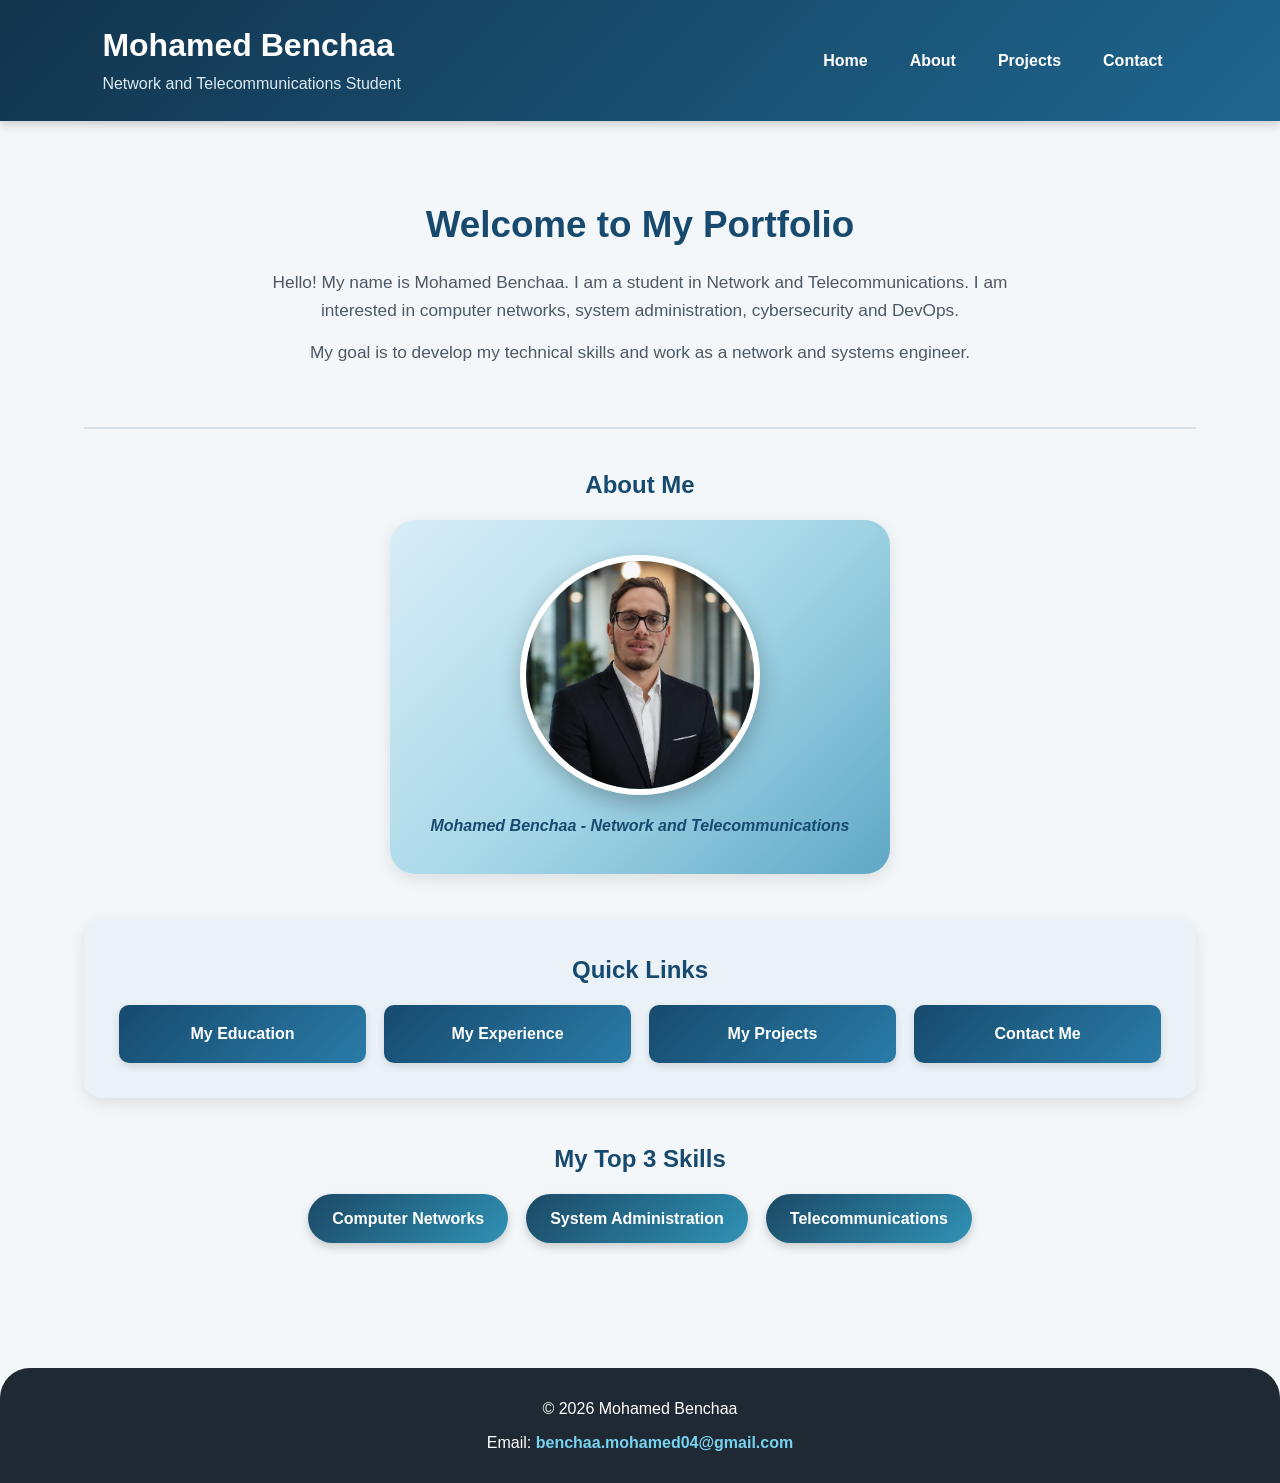
<file: index.html>
<!DOCTYPE html>
<html lang="en">

<head>
    <meta charset="utf-8">

    <meta name="viewport"
          content="width=device-width, initial-scale=1.0">

    <meta name="description"
          content="Personal portfolio of a Network and Telecommunications student.">

    <meta name="author"
          content="Mohamed Benchaa">

    <title>Mohamed Benchaa - Portfolio</title>

    <link rel="icon"
          href="assets/icons/favicon.ico">

    <link rel="stylesheet"
          href="css/styles.css">
</head>

<body>

    <header class="site-header">

        <div class="header-title">
            <h1>Mohamed Benchaa</h1>

            <p>Network and Telecommunications Student</p>
        </div>

        <nav class="main-nav">

            <ul class="nav-list">

                <li>
                    <a href="index.html">Home</a>
                </li>

                <li>
                    <a href="about.html">About</a>
                </li>

                <li>
                    <a href="projects.html">Projects</a>
                </li>

                <li>
                    <a href="contact.html">Contact</a>
                </li>

            </ul>

        </nav>

    </header>


    <main class="main-container">


        <!-- INTRODUCTION -->

        <section id="introduction"
                 class="intro-section">

            <h2>Welcome to My Portfolio</h2>

            <p>
                Hello! My name is Mohamed Benchaa. I am a student in
                Network and Telecommunications. I am interested in
                computer networks, system administration,
                cybersecurity and DevOps.
            </p>

            <p>
                My goal is to develop my technical skills and work
                as a network and systems engineer.
            </p>

        </section>


        <!-- PROFILE -->

        <section id="profile"
                 class="profile-section">

            <h2>About Me</h2>

            <figure class="profile-figure">

                <img src="Mohamed.png"
                     alt="Profile photo of Mohamed Benchaa"
                     class="profile-image">

                <figcaption>
                    Mohamed Benchaa - Network and Telecommunications
                </figcaption>

            </figure>

        </section>


        <!-- QUICK LINKS -->

        <section id="quick-links"
                 class="quick-links-section">

            <h2>Quick Links</h2>

            <ul class="quick-links-grid">

                <li>
                    <a href="about.html#education">
                        My Education
                    </a>
                </li>

                <li>
                    <a href="about.html#experience">
                        My Experience
                    </a>
                </li>

                <li>
                    <a href="projects.html">
                        My Projects
                    </a>
                </li>

                <li>
                    <a href="contact.html">
                        Contact Me
                    </a>
                </li>

            </ul>

        </section>


        <!-- SKILLS -->

        <section id="skills"
                 class="skills-section">

            <h2>My Top 3 Skills</h2>

            <ul class="skills-list">

                <li>Computer Networks</li>

                <li>System Administration</li>

                <li>Telecommunications</li>

            </ul>

        </section>


    </main>


    <footer class="site-footer">

        <p>
            &copy; 2026 Mohamed Benchaa
        </p>

        <p>
            Email:
            <a href="mailto:benchaa.mohamed04@gmail.com">
                benchaa.mohamed04@gmail.com
            </a>
        </p>

    </footer>

</body>

</html>
</file>
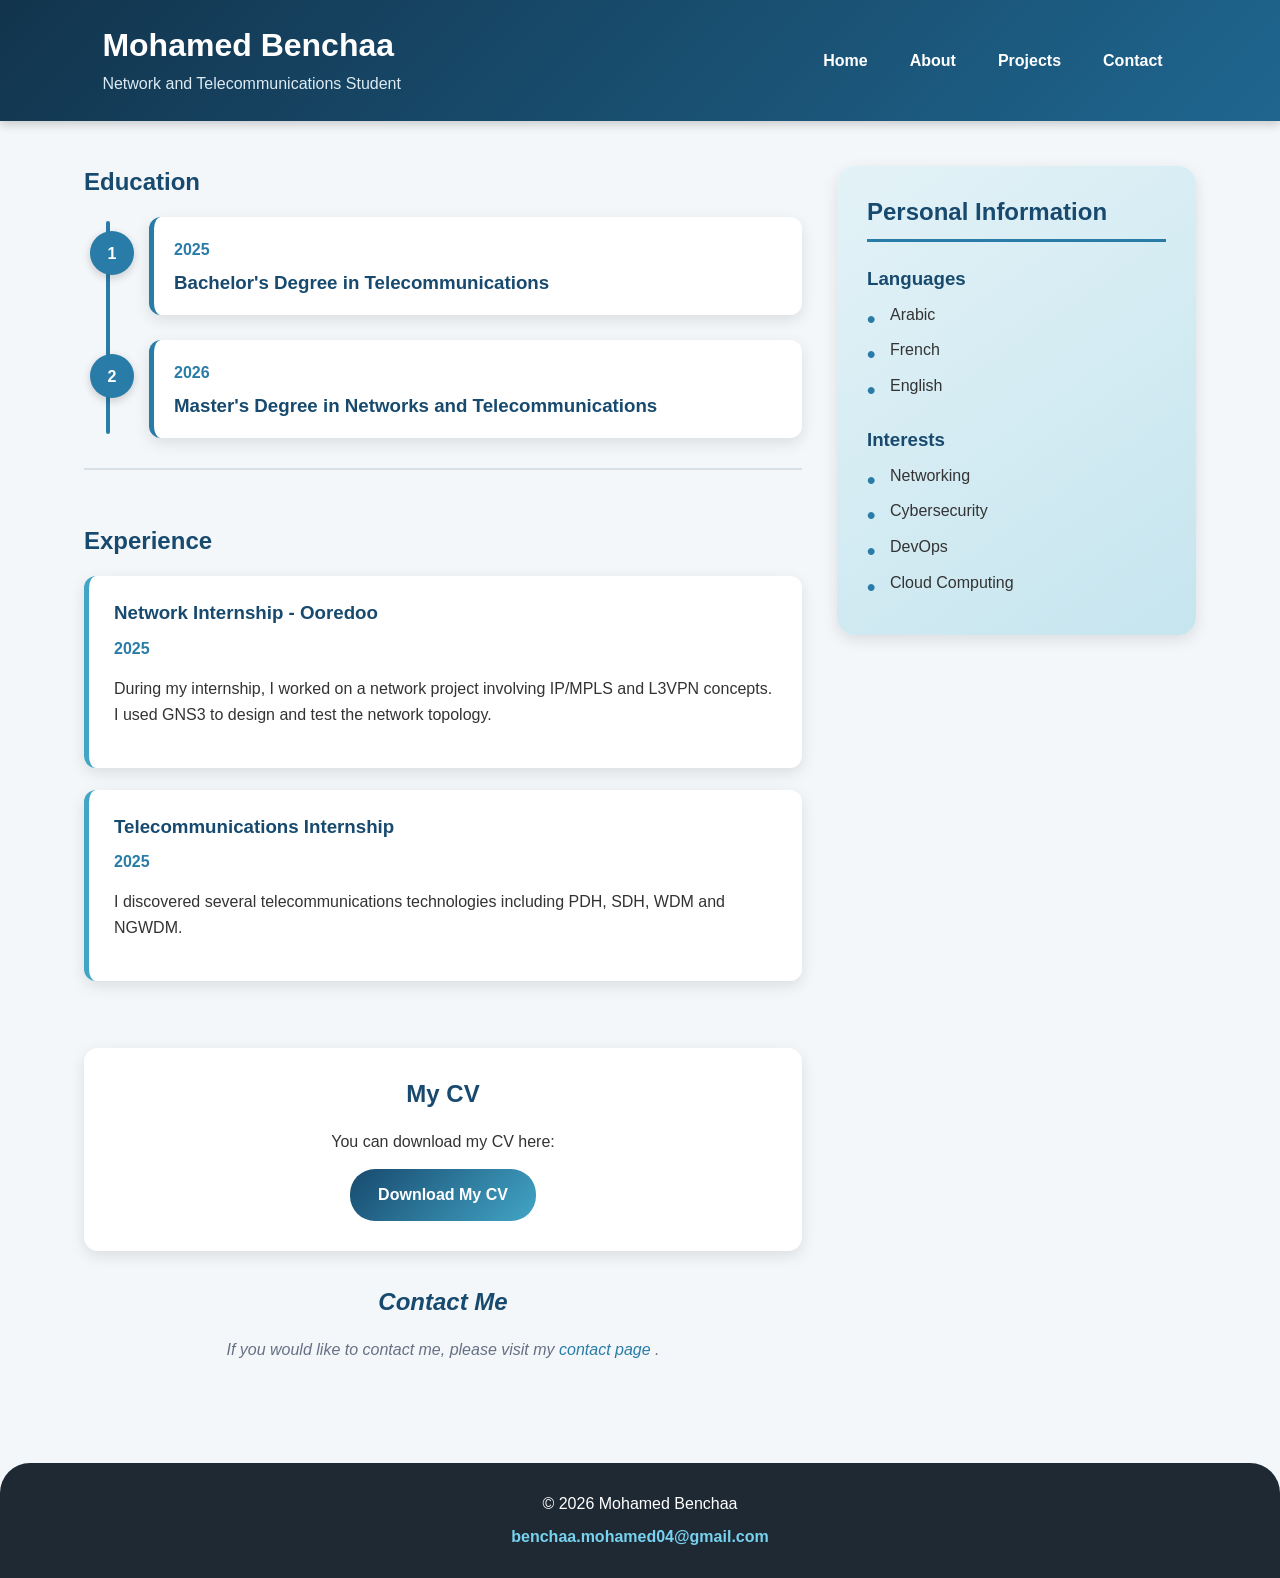
<file: about.html>
<!DOCTYPE html>
<html lang="en">

<head>

    <meta charset="utf-8">

    <meta name="viewport"
          content="width=device-width, initial-scale=1.0">

    <meta name="description"
          content="Education and experience of Mohamed Benchaa.">

    <meta name="author"
          content="Mohamed Benchaa">

    <title>About - Mohamed Benchaa</title>

    <link rel="icon"
          href="assets/icons/favicon.ico">

    <link rel="stylesheet"
          href="css/styles.css">

</head>


<body>


    <header class="site-header">

        <div class="header-title">

            <h1>Mohamed Benchaa</h1>

            <p>Network and Telecommunications Student</p>

        </div>


        <nav class="main-nav">

            <ul class="nav-list">

                <li>
                    <a href="index.html">Home</a>
                </li>

                <li>
                    <a href="about.html">About</a>
                </li>

                <li>
                    <a href="projects.html">Projects</a>
                </li>

                <li>
                    <a href="contact.html">Contact</a>
                </li>

            </ul>

        </nav>

    </header>


    <main class="main-container about-layout">


        <!-- EDUCATION -->

        <section id="education"
                 class="education-section">

            <h2>Education</h2>

            <ol class="education-timeline">

                <li class="education-item">

                    <time datetime="2025">
                        2025
                    </time>

                    <h3>
                        Bachelor's Degree in Telecommunications
                    </h3>

                </li>


                <li class="education-item">

                    <time datetime="2026">
                        2026
                    </time>

                    <h3>
                        Master's Degree in Networks and Telecommunications
                    </h3>

                </li>

            </ol>

        </section>


        <!-- EXPERIENCE -->

        <section id="experience"
                 class="experience-section">

            <h2>Experience</h2>


            <article class="experience-card">

                <h3>
                    Network Internship - Ooredoo
                </h3>

                <p class="experience-date">

                    <time datetime="2025">
                        2025
                    </time>

                </p>

                <p>
                    During my internship, I worked on a network
                    project involving IP/MPLS and L3VPN concepts.
                    I used GNS3 to design and test the network
                    topology.
                </p>

            </article>


            <article class="experience-card">

                <h3>
                    Telecommunications Internship
                </h3>

                <p class="experience-date">

                    <time datetime="2025">
                        2025
                    </time>

                </p>

                <p>
                    I discovered several telecommunications
                    technologies including PDH, SDH, WDM and
                    NGWDM.
                </p>

            </article>

        </section>


        <!-- SIDEBAR -->

        <aside class="info-sidebar">

            <h2>
                Personal Information
            </h2>


            <section>

                <h3>Languages</h3>

                <ul>

                    <li>Arabic</li>

                    <li>French</li>

                    <li>English</li>

                </ul>

            </section>


            <section>

                <h3>Interests</h3>

                <ul>

                    <li>Networking</li>

                    <li>Cybersecurity</li>

                    <li>DevOps</li>

                    <li>Cloud Computing</li>

                </ul>

            </section>

        </aside>


        <!-- CV -->

        <section class="action-section">

            <h2>My CV</h2>

            <p>
                You can download my CV here:
            </p>

            <a href="CV_Benchaa_Mohamed_ATS.pdf"
               download
               class="download-button">

                Download My CV

            </a>

        </section>


        <!-- CONTACT PROMPT -->

        <section class="contact-prompt">

            <h2>Contact Me</h2>

            <p>
                If you would like to contact me,
                please visit my
                <a href="contact.html">
                    contact page
                </a>.
            </p>

        </section>


    </main>


    <footer class="site-footer">

        <p>
            &copy; 2026 Mohamed Benchaa
        </p>

        <p>

            <a href="mailto:benchaa.mohamed04@gmail.com">

                benchaa.mohamed04@gmail.com

            </a>

        </p>

    </footer>


</body>

</html>
</file>
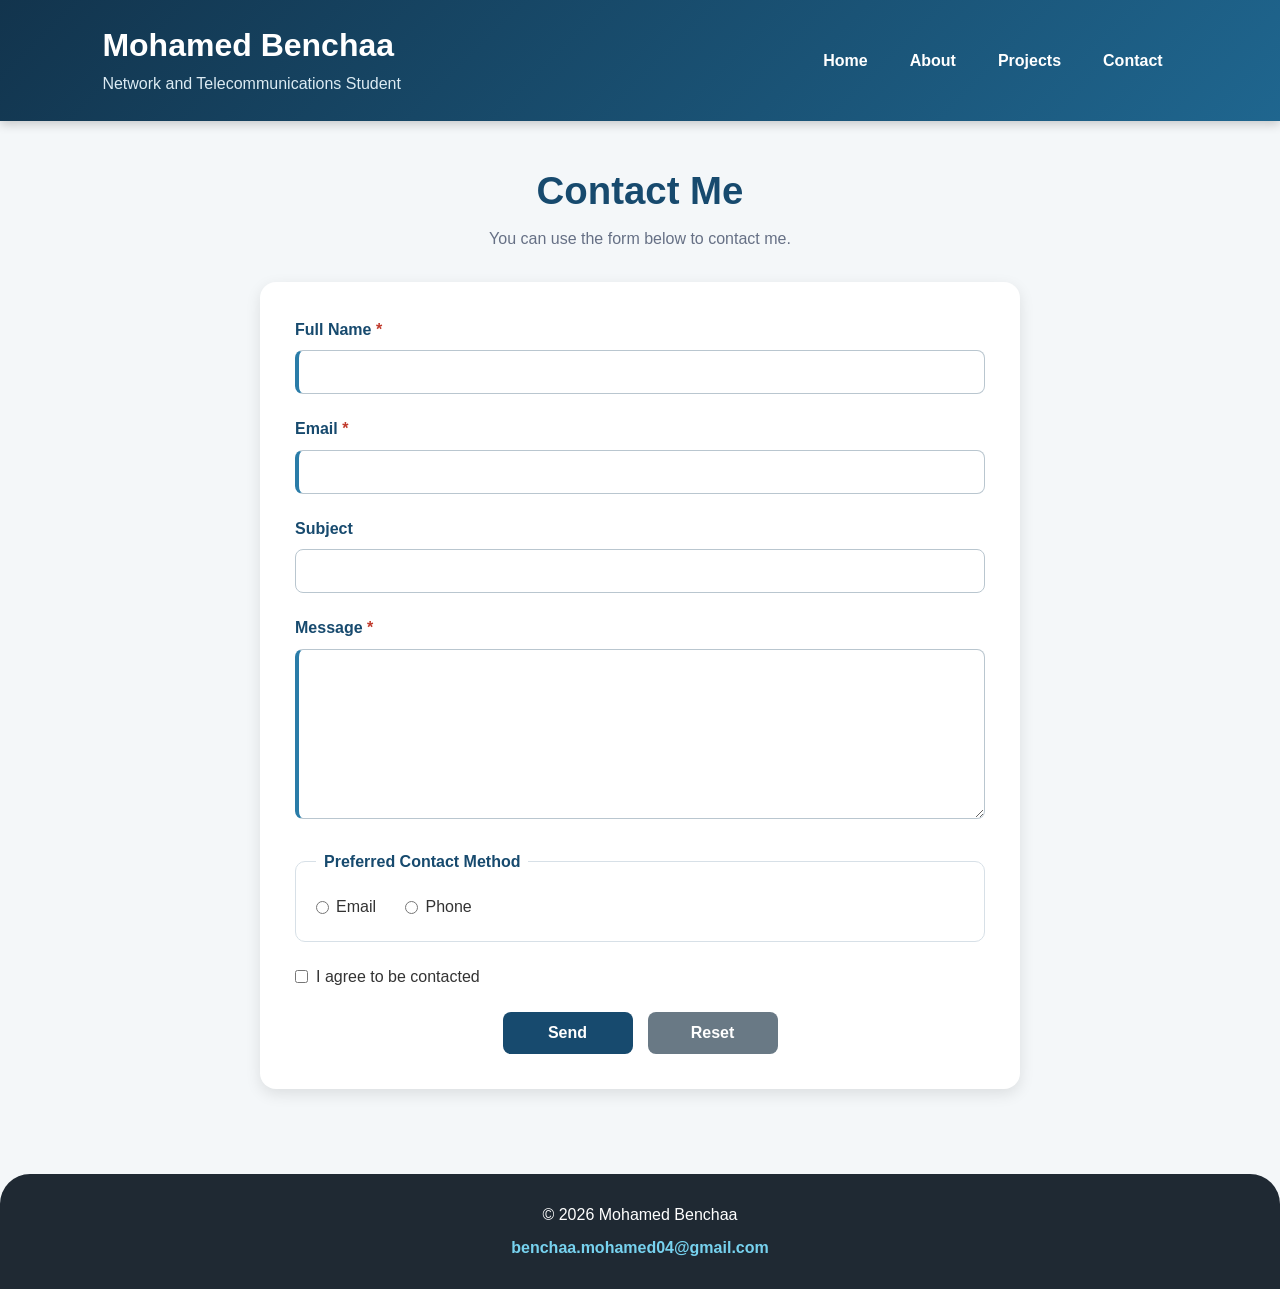
<file: contact.html>
<!DOCTYPE html>
<html lang="en">

<head>

    <meta charset="utf-8">

    <meta name="viewport"
          content="width=device-width, initial-scale=1.0">

    <meta name="description"
          content="Contact page of Mohamed Benchaa.">

    <meta name="author"
          content="Mohamed Benchaa">

    <title>Contact - Mohamed Benchaa</title>

    <link rel="icon"
          href="assets/icons/favicon.ico">

    <link rel="stylesheet"
          href="css/styles.css">

</head>


<body>


    <header class="site-header">

        <div class="header-title">

            <h1>Mohamed Benchaa</h1>

            <p>
                Network and Telecommunications Student
            </p>

        </div>


        <nav class="main-nav">

            <ul class="nav-list">

                <li>
                    <a href="index.html">Home</a>
                </li>

                <li>
                    <a href="about.html">About</a>
                </li>

                <li>
                    <a href="projects.html">Projects</a>
                </li>

                <li>
                    <a href="contact.html">Contact</a>
                </li>

            </ul>

        </nav>

    </header>


    <main class="main-container">


        <section class="contact-section">

            <h1>
                Contact Me
            </h1>

            <p class="contact-intro">
                You can use the form below to contact me.
            </p>


            <!--
                This form is only a placeholder.
                No backend server is connected yet.
            -->

            <form action="#"
                  method="post"
                  class="contact-form">


                <!-- FULL NAME -->

                <div class="form-group">

                    <label for="fullname">

                        Full Name
                        <span class="required">*</span>

                    </label>

                    <input type="text"
                           id="fullname"
                           name="fullname"
                           required>

                </div>


                <!-- EMAIL -->

                <div class="form-group">

                    <label for="email">

                        Email
                        <span class="required">*</span>

                    </label>

                    <input type="email"
                           id="email"
                           name="email"
                           required>

                </div>


                <!-- SUBJECT -->

                <div class="form-group">

                    <label for="subject">
                        Subject
                    </label>

                    <input type="text"
                           id="subject"
                           name="subject">

                </div>


                <!-- MESSAGE -->

                <div class="form-group">

                    <label for="message">

                        Message
                        <span class="required">*</span>

                    </label>

                    <textarea id="message"
                              name="message"
                              rows="8"
                              required></textarea>

                </div>


                <!-- CONTACT METHOD -->

                <fieldset class="contact-options">

                    <legend>
                        Preferred Contact Method
                    </legend>


                    <label class="option-label">

                        <input type="radio"
                               id="contact-email"
                               name="contact-method"
                               value="email">

                        Email

                    </label>


                    <label class="option-label">

                        <input type="radio"
                               id="contact-phone"
                               name="contact-method"
                               value="phone">

                        Phone

                    </label>

                </fieldset>


                <!-- CONSENT -->

                <div class="consent-group">

                    <label>

                        <input type="checkbox"
                               id="consent"
                               name="consent">

                        I agree to be contacted

                    </label>

                </div>


                <!-- BUTTONS -->

                <div class="form-actions">

                    <input type="submit"
                           value="Send">

                    <input type="reset"
                           value="Reset">

                </div>


            </form>

        </section>

    </main>


    <footer class="site-footer">

        <p>
            &copy; 2026 Mohamed Benchaa
        </p>

        <p>

            <a href="mailto:benchaa.mohamed04@gmail.com">

                benchaa.mohamed04@gmail.com

            </a>

        </p>

    </footer>


</body>

</html>
</file>
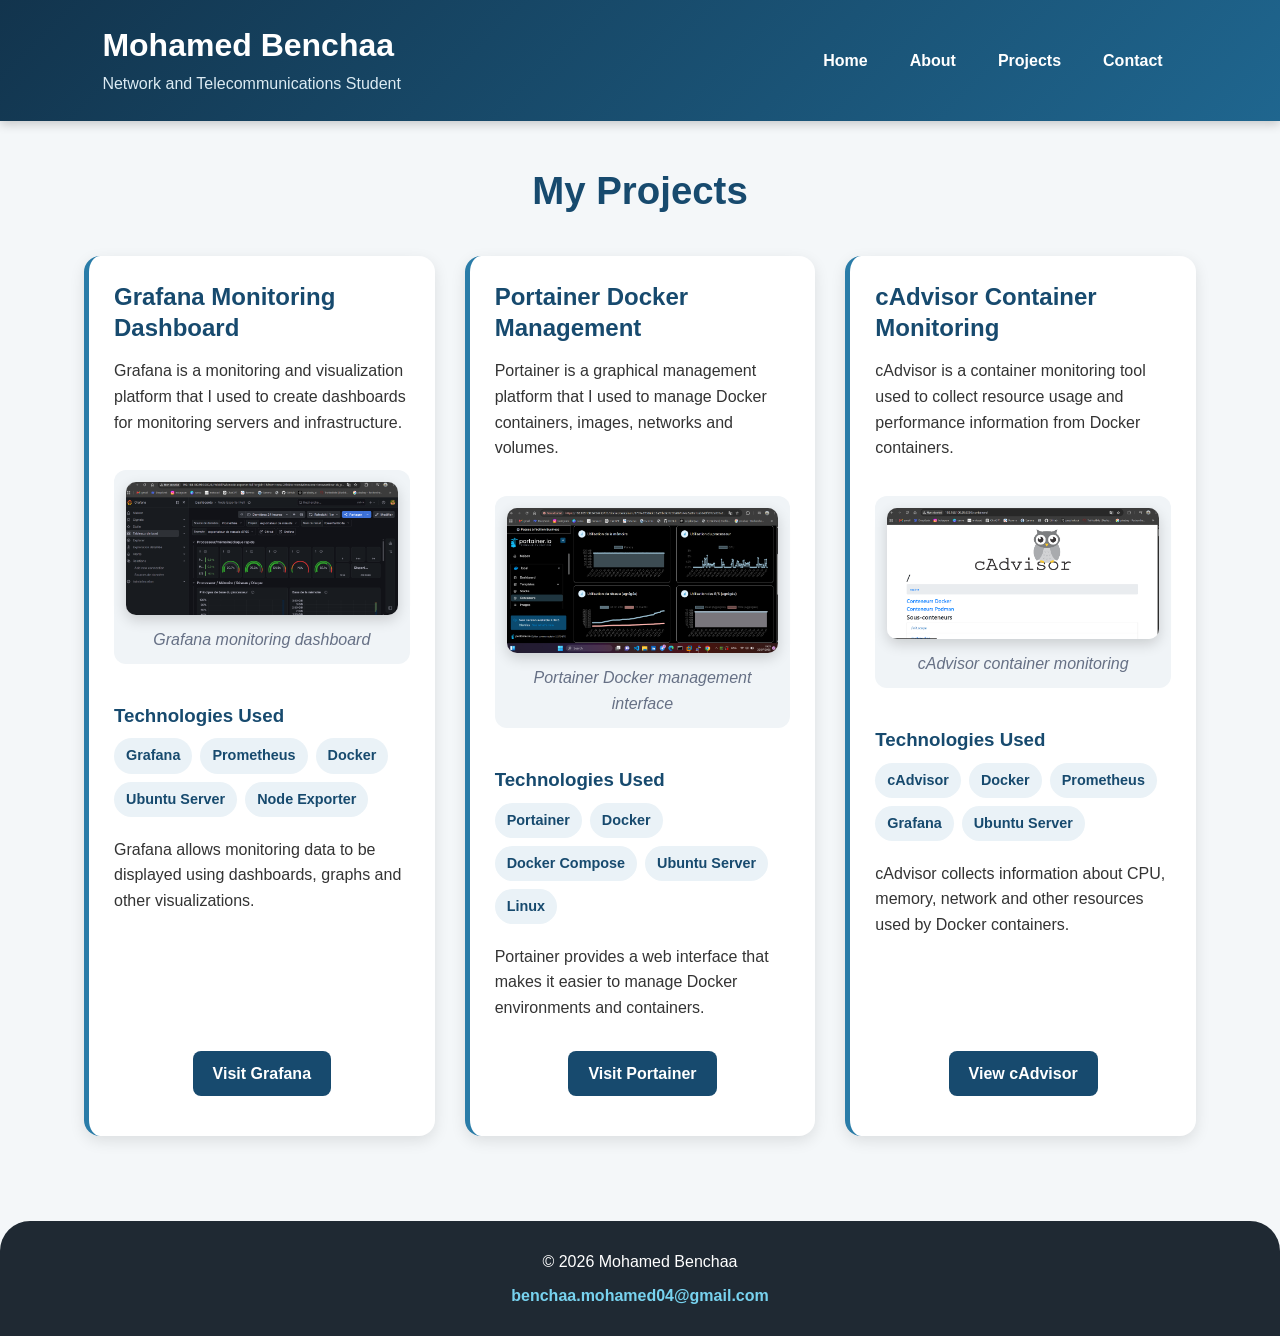
<file: projects.html>
<!DOCTYPE html>
<html lang="en">

<head>

    <meta charset="utf-8">

    <meta name="viewport"
          content="width=device-width, initial-scale=1.0">

    <meta name="description"
          content="Projects of Mohamed Benchaa in monitoring, Docker and system administration.">

    <meta name="author"
          content="Mohamed Benchaa">

    <title>Projects - Mohamed Benchaa</title>

    <link rel="icon"
          href="assets/icons/favicon.ico">

    <link rel="stylesheet"
          href="css/styles.css">

</head>


<body>


    <header class="site-header">

        <div class="header-title">

            <h1>Mohamed Benchaa</h1>

            <p>Network and Telecommunications Student</p>

        </div>


        <nav class="main-nav">

            <ul class="nav-list">

                <li>
                    <a href="index.html">Home</a>
                </li>

                <li>
                    <a href="about.html">About</a>
                </li>

                <li>
                    <a href="projects.html">Projects</a>
                </li>

                <li>
                    <a href="contact.html">Contact</a>
                </li>

            </ul>

        </nav>

    </header>


    <main class="main-container">

        <h1 class="page-title">
            My Projects
        </h1>


        <div class="projects-grid">


            <!-- GRAFANA -->

            <article class="project-card">

                <h2>
                    Grafana Monitoring Dashboard
                </h2>

                <p>
                    Grafana is a monitoring and visualization platform
                    that I used to create dashboards for monitoring
                    servers and infrastructure.
                </p>


                <figure class="project-figure">

                    <img src="Grafana.png"
                         alt="Grafana monitoring dashboard">

                    <figcaption>
                        Grafana monitoring dashboard
                    </figcaption>

                </figure>


                <h3>
                    Technologies Used
                </h3>

                <ul class="technology-list">

                    <li>Grafana</li>

                    <li>Prometheus</li>

                    <li>Docker</li>

                    <li>Ubuntu Server</li>

                    <li>Node Exporter</li>

                </ul>


                <p>
                    Grafana allows monitoring data to be displayed
                    using dashboards, graphs and other visualizations.
                </p>


                <p class="project-action">

                    <a href="https://grafana.com/"
                       target="_blank"
                       rel="noopener noreferrer"
                       class="project-link">

                        Visit Grafana

                    </a>

                </p>

            </article>


            <!-- PORTAINER -->

            <article class="project-card">

                <h2>
                    Portainer Docker Management
                </h2>

                <p>
                    Portainer is a graphical management platform
                    that I used to manage Docker containers,
                    images, networks and volumes.
                </p>


                <figure class="project-figure">

                    <img src="Portainer.png"
                         alt="Portainer Docker management interface">

                    <figcaption>
                        Portainer Docker management interface
                    </figcaption>

                </figure>


                <h3>
                    Technologies Used
                </h3>

                <ul class="technology-list">

                    <li>Portainer</li>

                    <li>Docker</li>

                    <li>Docker Compose</li>

                    <li>Ubuntu Server</li>

                    <li>Linux</li>

                </ul>


                <p>
                    Portainer provides a web interface that makes
                    it easier to manage Docker environments and
                    containers.
                </p>


                <p class="project-action">

                    <a href="https://www.portainer.io/"
                       target="_blank"
                       rel="noopener noreferrer"
                       class="project-link">

                        Visit Portainer

                    </a>

                </p>

            </article>


            <!-- CADVISOR -->

            <article class="project-card">

                <h2>
                    cAdvisor Container Monitoring
                </h2>

                <p>
                    cAdvisor is a container monitoring tool used
                    to collect resource usage and performance
                    information from Docker containers.
                </p>


                <figure class="project-figure">

                    <img src="CAdvisore.png"
                         alt="cAdvisor container monitoring">

                    <figcaption>
                        cAdvisor container monitoring
                    </figcaption>

                </figure>


                <h3>
                    Technologies Used
                </h3>

                <ul class="technology-list">

                    <li>cAdvisor</li>

                    <li>Docker</li>

                    <li>Prometheus</li>

                    <li>Grafana</li>

                    <li>Ubuntu Server</li>

                </ul>


                <p>
                    cAdvisor collects information about CPU,
                    memory, network and other resources used
                    by Docker containers.
                </p>


                <p class="project-action">

                    <a href="https://github.com/google/cadvisor"
                       target="_blank"
                       rel="noopener noreferrer"
                       class="project-link">

                        View cAdvisor

                    </a>

                </p>

            </article>


        </div>

    </main>


    <footer class="site-footer">

        <p>
            &copy; 2026 Mohamed Benchaa
        </p>

        <p>

            <a href="mailto:benchaa.mohamed04@gmail.com">

                benchaa.mohamed04@gmail.com

            </a>

        </p>

    </footer>


</body>

</html>
</file>
<file: css/styles.css>
* {
    margin: 0;
    padding: 0;
    box-sizing: border-box;
}




:root {
    --primary-color: #174a6e;
    --secondary-color: #2a7ca8;
    --accent-color: #42a5c6;

    --dark-color: #1f2933;
    --text-color: #333333;
    --muted-color: #667085;

    --background-color: #f4f7f9;
    --light-background: #eaf2f7;
    --white: #ffffff;

    --border-color: #d7e0e7;

    --shadow:
        0 5px 15px rgba(0, 0, 0, 0.10);

    --strong-shadow:
        0 10px 25px rgba(0, 0, 0, 0.18);
}




body {
    font-family:
        Arial,
        Helvetica,
        sans-serif;

    line-height: 1.6;

    background-color:
        var(--background-color);

    color:
        var(--text-color);
}



h1,
h2,
h3 {
    color:
        var(--primary-color);

    line-height: 1.3;
}


h2 {
    margin-bottom: 20px;
}


h3 {
    margin-bottom: 10px;
}


p {
    margin-bottom: 15px;
}


a {
    color:
        var(--secondary-color);

    text-decoration: none;
}


a:hover {
    color:
        var(--primary-color);
}




.main-container {
    width: 90%;

    max-width: 1200px;

    margin: 0 auto;

    padding: 45px 20px;
}



.site-header {
    display: flex;

    justify-content: space-between;

    align-items: center;

    gap: 30px;

    padding: 25px 8%;

    background:
        linear-gradient(
            135deg,
            #12344d,
            #1f668f
        );

    color: white;

    box-shadow:
        0 3px 10px
        rgba(0, 0, 0, 0.20);
}


.header-title h1 {
    color: white;

    margin-bottom: 4px;
}


.header-title p {
    margin-bottom: 0;

    color: #dcebf3;
}




.main-nav .nav-list {
    list-style: none;

    display: flex;

    align-items: center;

    gap: 12px;
}


.main-nav a {
    display: block;

    color: white;

    font-weight: bold;

    padding: 10px 15px;

    border-radius: 7px;

    transition:
        background-color 0.3s,
        transform 0.3s;
}


.main-nav a:hover {
    background-color:
        rgba(255, 255, 255, 0.18);

    color: white;

    transform:
        translateY(-2px);
}




.intro-section {
    text-align: center;

    padding: 35px 20px 45px;

    margin-bottom: 40px;

    border-bottom:
        2px solid
        var(--border-color);
}


.intro-section h2 {
    font-size: 2.3rem;

    margin-bottom: 20px;
}


.intro-section p {
    max-width: 800px;

    margin:
        0 auto 15px;

    font-size: 1.08rem;

    color:
        #4d5965;
}




.profile-section {
    text-align: center;

    margin-bottom: 45px;
}


.profile-figure {
    max-width: 500px;

    margin: 0 auto;

    padding: 35px;

    background:
        linear-gradient(
            135deg,
            #d9edf7,
            #a8d8e8,
            #5fa8c6
        );

    border-radius: 25px;

    box-shadow:
        var(--shadow);
}


.profile-image {
    display: block;

    width: 240px;

    height: 240px;

    margin: 0 auto;

    object-fit: cover;

    border-radius: 50%;

    border:
        6px solid white;

    box-shadow:
        0 8px 22px
        rgba(0, 0, 0, 0.25);

    transition:
        transform 0.35s,
        box-shadow 0.35s;
}


.profile-image:hover {
    transform:
        scale(1.05);

    box-shadow:
        0 12px 28px
        rgba(0, 0, 0, 0.30);
}


.profile-figure figcaption {
    margin-top: 18px;

    color:
        var(--primary-color);

    font-style: italic;

    font-weight: bold;
}


 

.quick-links-section {
    padding: 35px;

    margin-bottom: 45px;

    background-color:
        var(--light-background);

    border-radius: 18px;

    box-shadow:
        var(--shadow);
}


.quick-links-section h2 {
    text-align: center;
}


.quick-links-grid {
    list-style: none;

    display: grid;

    grid-template-columns:
        repeat(
            auto-fit,
            minmax(220px, 1fr)
        );

    gap: 18px;
}


.quick-links-grid a {
    display: block;

    padding: 16px;

    text-align: center;

    color: white;

    background:
        linear-gradient(
            135deg,
            var(--primary-color),
            var(--secondary-color)
        );

    border-radius: 10px;

    font-weight: bold;

    box-shadow:
        0 3px 8px
        rgba(0, 0, 0, 0.12);

    transition:
        transform 0.3s,
        box-shadow 0.3s;
}


.quick-links-grid a:hover {
    color: white;

    transform:
        translateY(-4px);

    box-shadow:
        0 8px 16px
        rgba(0, 0, 0, 0.18);
}




.skills-section {
    text-align: center;

    margin-bottom: 40px;
}


.skills-list {
    list-style: none;

    display: flex;

    flex-wrap: wrap;

    justify-content: center;

    gap: 18px;
}


.skills-list li {
    padding: 12px 24px;

    color: white;

    background:
        linear-gradient(
            135deg,
            #1b4965,
            #3092b5
        );

    border-radius: 30px;

    box-shadow:
        0 4px 10px
        rgba(0, 0, 0, 0.18);

    font-weight: bold;

    transition:
        transform 0.3s;
}


.skills-list li:hover {
    transform:
        translateY(-4px);
}



.about-layout {
    display: grid;

    grid-template-columns:
        minmax(0, 2fr)
        minmax(260px, 1fr);

    grid-template-areas:
        "education sidebar"
        "experience sidebar"
        "actions sidebar"
        "contact sidebar";

    gap: 35px;
}


.education-section {
    grid-area: education;
}


.experience-section {
    grid-area: experience;
}


.info-sidebar {
    grid-area: sidebar;
}


.action-section {
    grid-area: actions;
}


.contact-prompt {
    grid-area: contact;
}




.education-section {
    margin-bottom: 20px;

    padding-bottom: 30px;

    border-bottom:
        2px solid
        var(--border-color);
}


.education-timeline {
    list-style: none;

    counter-reset:
        education-counter;

    position: relative;

    padding-left: 65px;
}


.education-timeline::before {
    content: "";

    position: absolute;

    left: 22px;

    top: 4px;

    bottom: 4px;

    width: 4px;

    background:
        var(--secondary-color);

    border-radius: 10px;
}


.education-item {
    counter-increment:
        education-counter;

    position: relative;

    margin-bottom: 25px;

    padding: 20px;

    background: white;

    border-radius: 12px;

    border-left:
        5px solid
        var(--secondary-color);

    box-shadow:
        var(--shadow);
}


.education-item:last-child {
    margin-bottom: 0;
}


.education-item::before {
    content:
        counter(education-counter);

    position: absolute;

    left: -64px;

    top: 14px;

    width: 44px;

    height: 44px;

    display: flex;

    align-items: center;

    justify-content: center;

    border-radius: 50%;

    background:
        var(--secondary-color);

    color: white;

    font-weight: bold;

    box-shadow:
        0 3px 8px
        rgba(0, 0, 0, 0.18);
}


.education-item time {
    display: inline-block;

    color:
        var(--secondary-color);

    font-weight: bold;

    margin-bottom: 8px;
}


.education-item h3 {
    margin-bottom: 0;
}




.experience-section {
    margin-bottom: 10px;
}


.experience-card {
    margin-bottom: 22px;

    padding: 25px;

    background: white;

    border-left:
        5px solid
        var(--accent-color);

    border-radius: 12px;

    box-shadow:
        var(--shadow);

    transition:
        transform 0.3s,
        box-shadow 0.3s;
}


.experience-card:hover {
    transform:
        translateX(8px);

    box-shadow:
        var(--strong-shadow);
}


.experience-card h3 {
    color:
        var(--primary-color);
}


.experience-date {
    color:
        var(--secondary-color);

    font-weight: bold;
}




.info-sidebar {
    align-self: start;

    padding: 30px;

    background:
        linear-gradient(
            145deg,
            #e3f2f7,
            #c6e5ef
        );

    border-radius: 18px;

    box-shadow:
        var(--shadow);
}


.info-sidebar > h2 {
    padding-bottom: 12px;

    margin-bottom: 25px;

    border-bottom:
        3px solid
        var(--secondary-color);
}


.info-sidebar section {
    margin-bottom: 30px;
}


.info-sidebar section:last-child {
    margin-bottom: 0;
}


.info-sidebar ul {
    list-style: none;
}


.info-sidebar li {
    position: relative;

    padding-left: 23px;

    margin-bottom: 10px;
}


.info-sidebar li::before {
    content: "•";

    position: absolute;

    left: 0;

    top: -2px;

    color:
        var(--secondary-color);

    font-size: 1.5rem;

    font-weight: bold;
}




.action-section {
    text-align: center;

    padding: 30px;

    background: white;

    border-radius: 14px;

    box-shadow:
        var(--shadow);
}


.download-button {
    display: inline-block;

    padding: 13px 28px;

    color: white;

    background:
        linear-gradient(
            135deg,
            var(--primary-color),
            var(--accent-color)
        );

    border-radius: 25px;

    font-weight: bold;

    transition:
        transform 0.3s,
        box-shadow 0.3s;
}


.download-button:hover {
    color: white;

    transform:
        translateY(-4px);

    box-shadow:
        0 7px 15px
        rgba(0, 0, 0, 0.23);
}


.contact-prompt {
    text-align: center;

    font-style: italic;

    color:
        var(--muted-color);
}



.page-title {
    text-align: center;

    margin-bottom: 40px;

    font-size: 2.4rem;
}


.projects-grid {
    display: grid;

    grid-template-columns:
        repeat(
            auto-fit,
            minmax(300px, 1fr)
        );

    gap: 30px;
}


.project-card {
    display: flex;

    flex-direction: column;

    padding: 25px;

    background: white;

    border-radius: 16px;

    border-left:
        5px solid
        var(--secondary-color);

    box-shadow:
        var(--shadow);

    transition:
        transform 0.3s,
        box-shadow 0.3s;
}


.project-card:hover {
    transform:
        translateY(-7px);

    box-shadow:
        var(--strong-shadow);
}


.project-card h2 {
    margin-bottom: 15px;
}


.project-card h3 {
    margin-top: 20px;
}




.project-figure {
    margin:
        20px 0;

    padding: 12px;

    text-align: center;

    background:
        #f0f4f7;

    border-radius: 12px;
}


.project-figure img {
    display: block;

    max-width: 100%;

    height: auto;

    margin: 0 auto;

    border-radius: 10px;

    box-shadow:
        0 5px 14px
        rgba(0, 0, 0, 0.16);
}


.project-figure figcaption {
    margin-top: 12px;

    color:
        var(--muted-color);

    font-style: italic;
}




.technology-list {
    display: flex;

    flex-wrap: wrap;

    gap: 8px;

    list-style: none;

    margin-bottom: 20px;
}


.technology-list li {
    padding: 6px 12px;

    background:
        var(--light-background);

    color:
        var(--primary-color);

    border-radius: 18px;

    font-size: 0.9rem;

    font-weight: bold;
}




.project-action {
    margin-top: auto;

    padding-top: 15px;

    text-align: center;
}


.project-link {
    display: inline-block;

    padding: 10px 20px;

    color: white;

    background:
        var(--primary-color);

    border-radius: 8px;

    font-weight: bold;

    transition:
        transform 0.3s,
        box-shadow 0.3s,
        background-color 0.3s;
}


.project-link:hover {
    color: white;

    background:
        var(--secondary-color);

    transform:
        translateY(-3px);

    box-shadow:
        0 5px 12px
        rgba(0, 0, 0, 0.20);
}




.contact-section {
    max-width: 760px;

    margin: 0 auto;
}


.contact-section > h1 {
    text-align: center;

    font-size: 2.4rem;

    margin-bottom: 10px;
}


.contact-intro {
    text-align: center;

    color:
        var(--muted-color);

    margin-bottom: 30px;
}




.contact-form {
    padding: 35px;

    background: white;

    border-radius: 16px;

    box-shadow:
        var(--shadow);
}


.form-group {
    margin-bottom: 22px;
}


.form-group label {
    display: block;

    margin-bottom: 8px;

    color:
        var(--primary-color);

    font-weight: bold;
}


.form-group input,
.form-group textarea {
    width: 100%;

    padding: 12px 14px;

    border:
        1px solid
        #b9c6cf;

    border-radius: 8px;

    background: white;

    color:
        var(--text-color);

    font-family: inherit;

    font-size: 1rem;

    transition:
        border-color 0.3s,
        box-shadow 0.3s;
}


.form-group textarea {
    resize: vertical;

    min-height: 160px;
}


.form-group input:focus,
.form-group textarea:focus {
    outline: none;

    border-color:
        var(--secondary-color);

    box-shadow:
        0 0 0 3px
        rgba(42, 124, 168, 0.16);
}




.required {
    color: #c0392b;
}


.form-group input:required,
.form-group textarea:required {
    border-left:
        4px solid
        var(--secondary-color);
}




.contact-options {
    margin-bottom: 22px;

    padding: 20px;

    border:
        1px solid
        var(--border-color);

    border-radius: 10px;
}


.contact-options legend {
    padding:
        0 8px;

    color:
        var(--primary-color);

    font-weight: bold;
}


.option-label {
    display: inline-flex;

    align-items: center;

    gap: 7px;

    margin-right: 25px;

    cursor: pointer;
}


.consent-group {
    margin-bottom: 22px;
}


.consent-group label {
    display: flex;

    align-items: center;

    gap: 8px;

    cursor: pointer;
}




.form-actions {
    display: flex;

    justify-content: center;

    gap: 15px;
}


.form-actions input {
    min-width: 130px;

    padding: 12px 25px;

    border: none;

    border-radius: 8px;

    color: white;

    background:
        var(--primary-color);

    font-size: 1rem;

    font-weight: bold;

    cursor: pointer;

    transition:
        transform 0.3s,
        box-shadow 0.3s,
        background-color 0.3s;
}


.form-actions input[type="reset"] {
    background:
        #697985;
}


.form-actions input:hover {
    transform:
        translateY(-3px);

    box-shadow:
        0 6px 13px
        rgba(0, 0, 0, 0.20);
}


.form-actions input[type="submit"]:hover {
    background:
        var(--secondary-color);
}


.form-actions input[type="reset"]:hover {
    background:
        #4f5e68;
}



.site-footer {
    padding: 28px 20px;

    margin-top: 40px;

    background:
        var(--dark-color);

    color: white;

    text-align: center;

    border-radius:
        30px 30px 0 0;
}


.site-footer p {
    margin-bottom: 8px;
}


.site-footer p:last-child {
    margin-bottom: 0;
}


.site-footer a {
    color:
        #77d2ef;

    font-weight: bold;
}


.site-footer a:hover {
    color: white;

    text-decoration: underline;
}




img,
video,
iframe {
    max-width: 100%;
}



@media (max-width: 768px) {


  
    .site-header {
        flex-direction: column;

        text-align: center;

        padding:
            22px 20px;
    }


    

    .main-nav {
        width: 100%;
    }


    .main-nav .nav-list {
        flex-direction: column;

        width: 100%;

        gap: 8px;
    }


    .main-nav li {
        width: 100%;
    }


    .main-nav a {
        width: 100%;

        padding: 12px;
    }


    
    .main-container {
        width: 95%;

        padding:
            30px 10px;
    }


   

    .intro-section h2,
    .page-title,
    .contact-section > h1 {
        font-size: 1.9rem;
    }


    

    .profile-figure {
        padding:
            25px 15px;
    }


    .profile-image {
        width: 180px;

        height: 180px;
    }


  

    .quick-links-section {
        padding:
            25px 18px;
    }


    .quick-links-grid {
        grid-template-columns:
            1fr;
    }


    
    .skills-list {
        flex-direction: column;

        align-items: center;
    }


    .skills-list li {
        width: 100%;

        max-width: 320px;
    }


    

    .about-layout {
        grid-template-columns:
            1fr;

        grid-template-areas:
            "education"
            "experience"
            "sidebar"
            "actions"
            "contact";
    }


    .education-timeline {
        padding-left:
            55px;
    }


    .education-timeline::before {
        left: 18px;
    }


    .education-item::before {
        left: -55px;

        width: 38px;

        height: 38px;
    }


    
    .projects-grid {
        grid-template-columns:
            1fr;
    }


    .project-card {
        padding:
            20px;
    }




    .contact-form {
        padding:
            22px 18px;
    }


    .option-label {
        display: flex;

        margin:
            10px 0;
    }


    .form-actions {
        flex-direction: column;
    }


    .form-actions input {
        width: 100%;
    }


   

    .site-footer {
        border-radius:
            20px 20px 0 0;
    }

}
</file>
